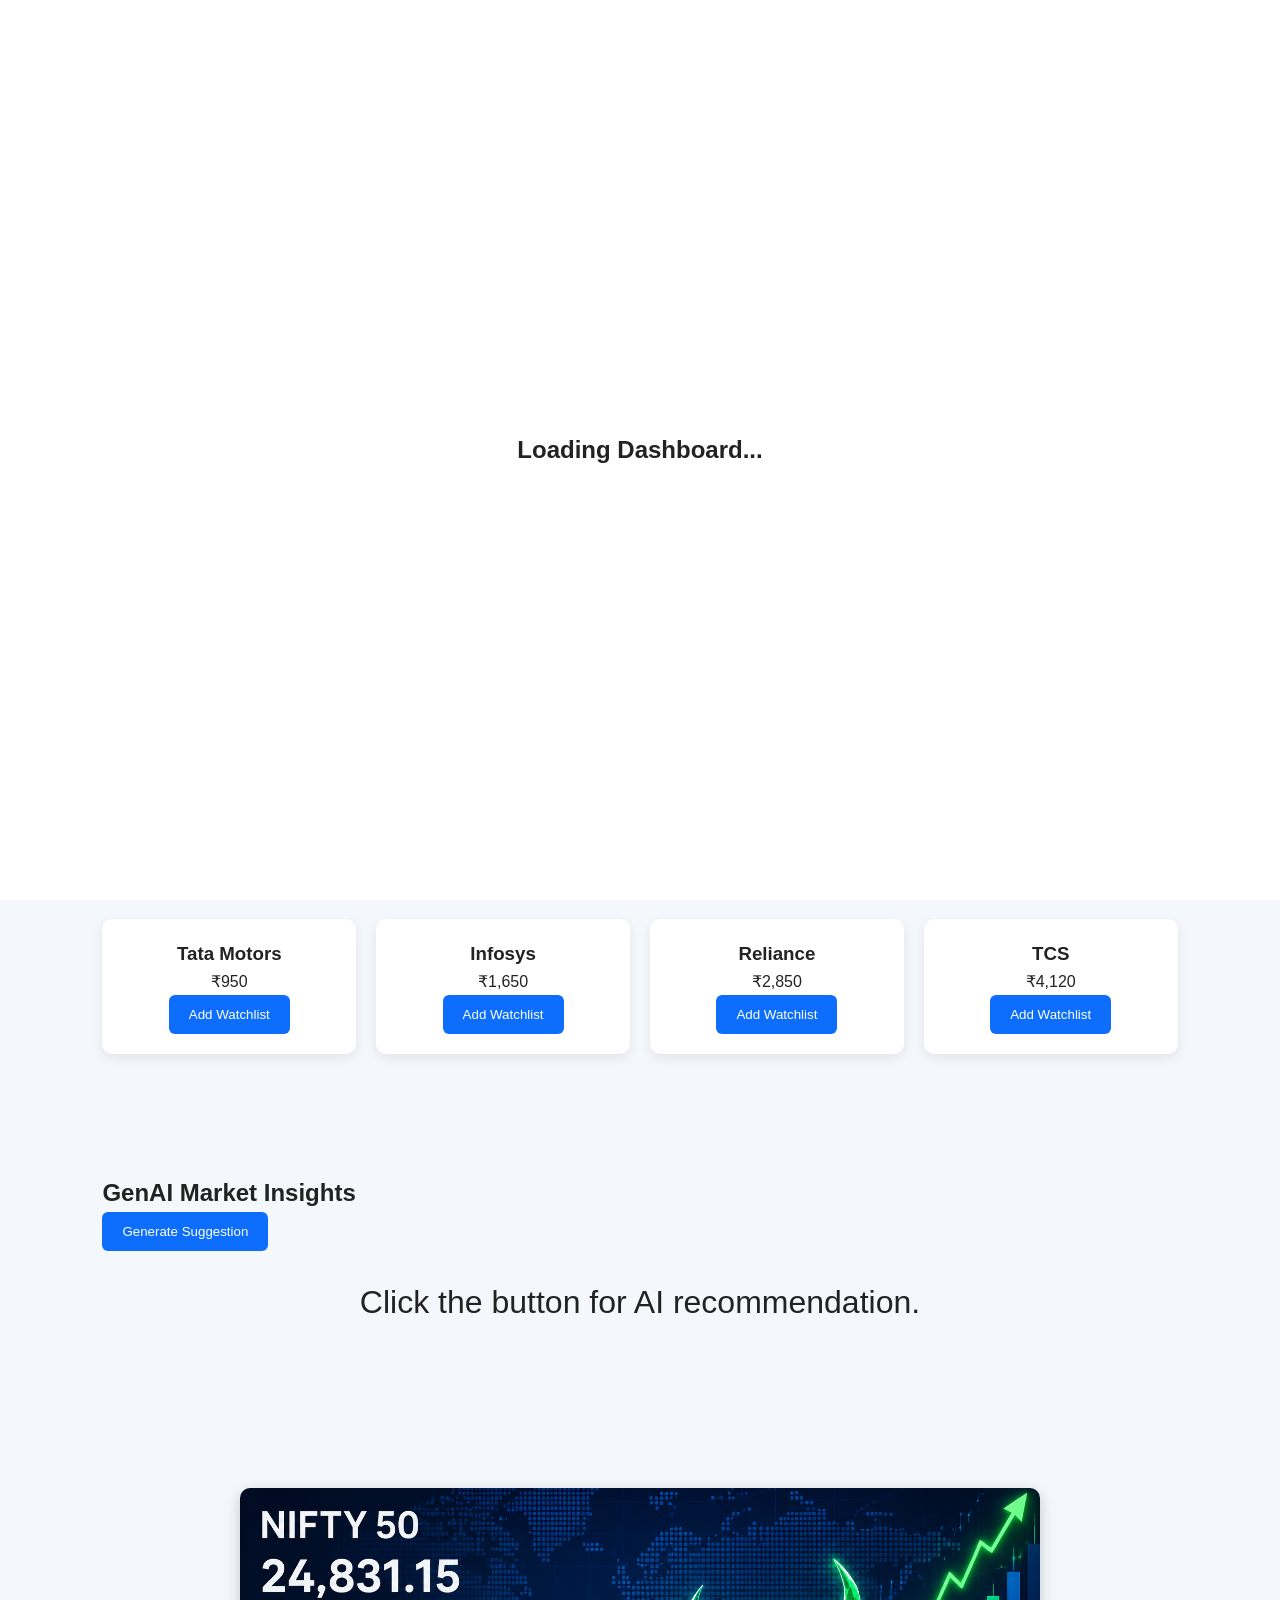
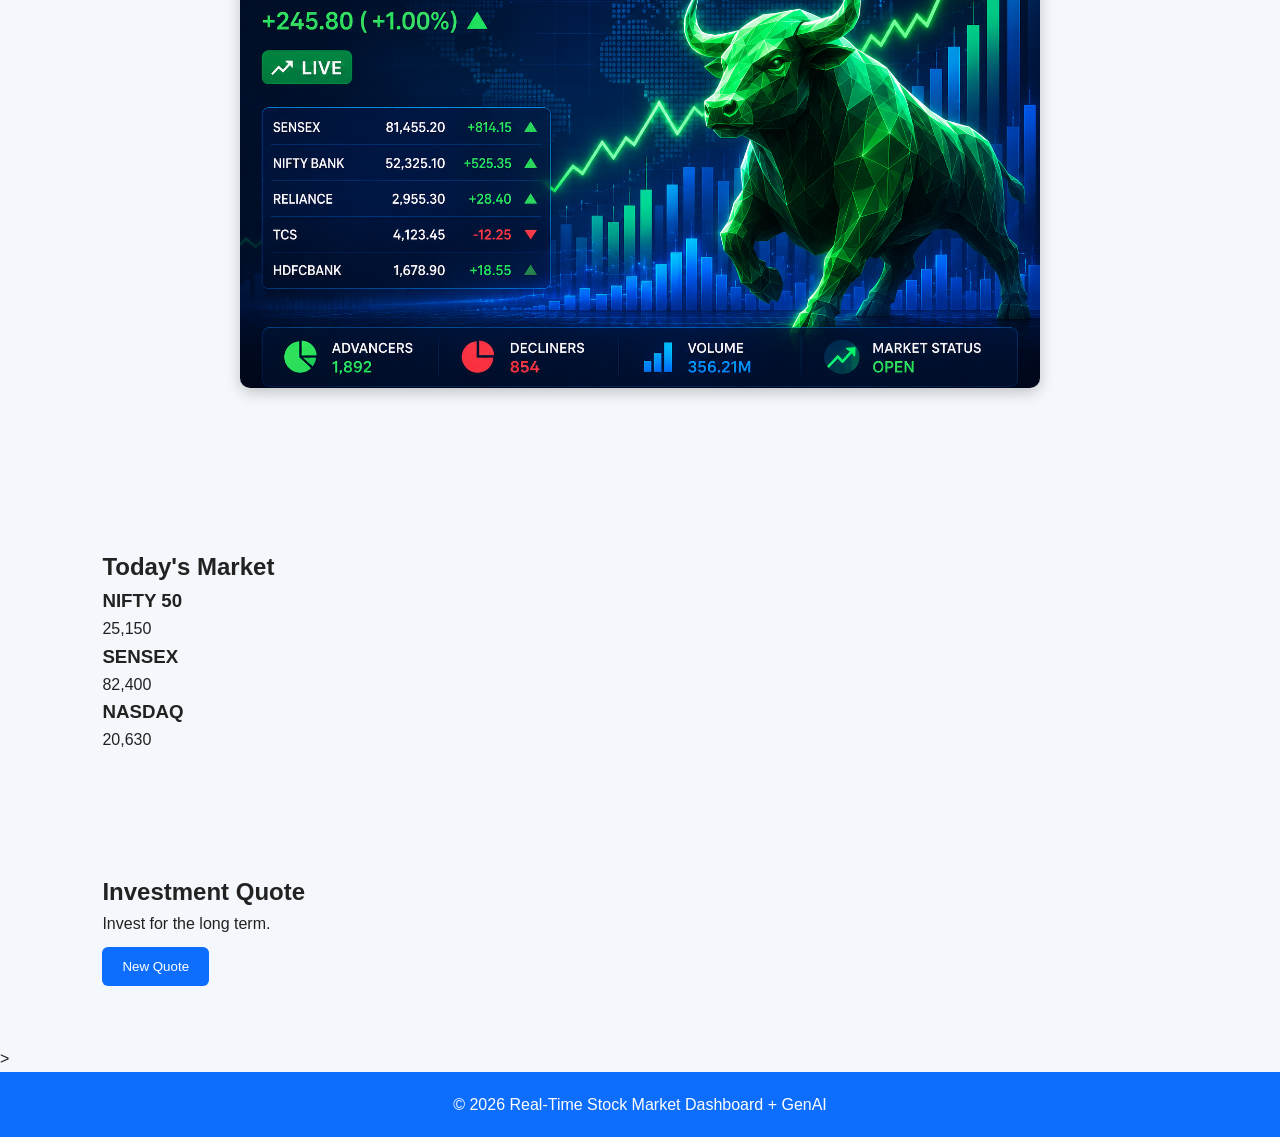
<file: index.html>
<!DOCTYPE html>
<html lang="en">
<head>
    <meta charset="UTF-8">
    <meta name="viewport" content="width=device-width, initial-scale=1.0">
    <title>Real-Time Stock Market Dashboard + GenAI</title>
    <link rel="stylesheet" href="Css/style.css">
    <link rel="stylesheet" href="Css/responsive.css">
    <link rel="stylesheet"
    href="https://cdnjs.cloudflare.com/ajax/libs/font-awesome/6.6.0/css/all.min.css">
</head>
<body>
    <div id="loader">
        <h2>Loading Dashboard...</h2>
    </div>

    <header>
        <div class="logo">
            <h2>📈 StockAI</h2>
        </div>
        <nav>
            <a href="index.html">Home</a>
            <a href="dashboard.html">Dashboard</a>
            <a href="market.html">Market</a>
            <a href="portfolio.html">Portfolio</a>
            <a href="ai.html">GenAI</a>
            <a href="contact.html">Contact</a>
        </nav>

        <button id="themeBtn" aria-label="Toggle Dark Mode">
            <i class="fa-solid fa-moon"></i>
        </button>

    </header>

    <section class="hero">
        <h1>Real-Time Stock Market Dashboard + GenAI</h1>
        <p>
            Monitor live market trends, manage your portfolio,
            and receive AI-powered investment insights.
        </p>
        <br>
        <button id="exploreBtn">
            Explore Market
        </button>
    </section>

    <section class="clock-section">
        <h2>Current Time</h2>
        <h1 id="clock">00:00:00</h1>
        <p id="todayDate"></p>

    </section>

    <section class="search">
        <h2 id="search_text">Search Stocks</h2>
        <br>
        <input
        type="text"
        id="searchInput"
        placeholder="Search Company...">

    </section>
    <section class="stocks">

        <div class="stock-card">
            <h3>Tata Motors</h3>
            <p>₹950</p>
            <button class="watchBtn">
                Add Watchlist
            </button>

        </div>

        <div class="stock-card">
            <h3>Infosys</h3>
            <p>₹1,650</p>
            <button class="watchBtn">
                Add Watchlist
            </button>

        </div>

        <div class="stock-card">
            <h3>Reliance</h3>
            <p>₹2,850</p>
            <button class="watchBtn">
                Add Watchlist
            </button>

        </div>

        <div class="stock-card">
            <h3>TCS</h3>
            <p>₹4,120</p>
            <button class="watchBtn">
                Add Watchlist
            </button>

        </div>

    </section>

    <section class="ai">
        <h2>GenAI Market Insights</h2>
        <button id="aiBtn">
            Generate Suggestion
        </button>

            <br>
            <br>
        <p id="aiResult">
            Click the button for AI recommendation.
        </p>

    </section>

    <section class="slider">
        <img
        id="sliderImage"
        src="images/stock1.jpg"
        alt="Stock Image">
    </section>

    <section class="market-status">
        <h2>Today's Market</h2>
        <div class="market-box">

            <div>
                <h3>NIFTY 50</h3>
                <p id="nifty">25,150</p>
            </div>

            <div>
                <h3>SENSEX</h3>
                <p id="sensex">82,400</p>
            </div>

            <div>
                <h3>NASDAQ</h3>
                <p id="nasdaq">20,630</p>
            </div>

        </div>

    </section>

    <section class="quote">
        <h2>Investment Quote</h2>
        <p id="quoteText">
            Invest for the long term.
        </p>
        <button id="quoteBtn">
            New Quote
        </button>

    </section>

    <button id="topBtn">
        ↑
    </button>>

    <div id="toast">
        Success
    </div>

    <footer>
        <p> © 2026 Real-Time Stock Market Dashboard + GenAI </p>
    </footer>

    <script src="js/app.js"></script>
    <script src="js/theme.js"></script>
    <script src="js/search.js"></script>
    <script src="js/watchlist.js"></script>
    <script src="js/timer.js"></script>
    <script src="js/slider.js"></script>
    <script src="js/storage.js"></script>
    <script src="js/ai.js"></script>

</body>
</html>
</file>
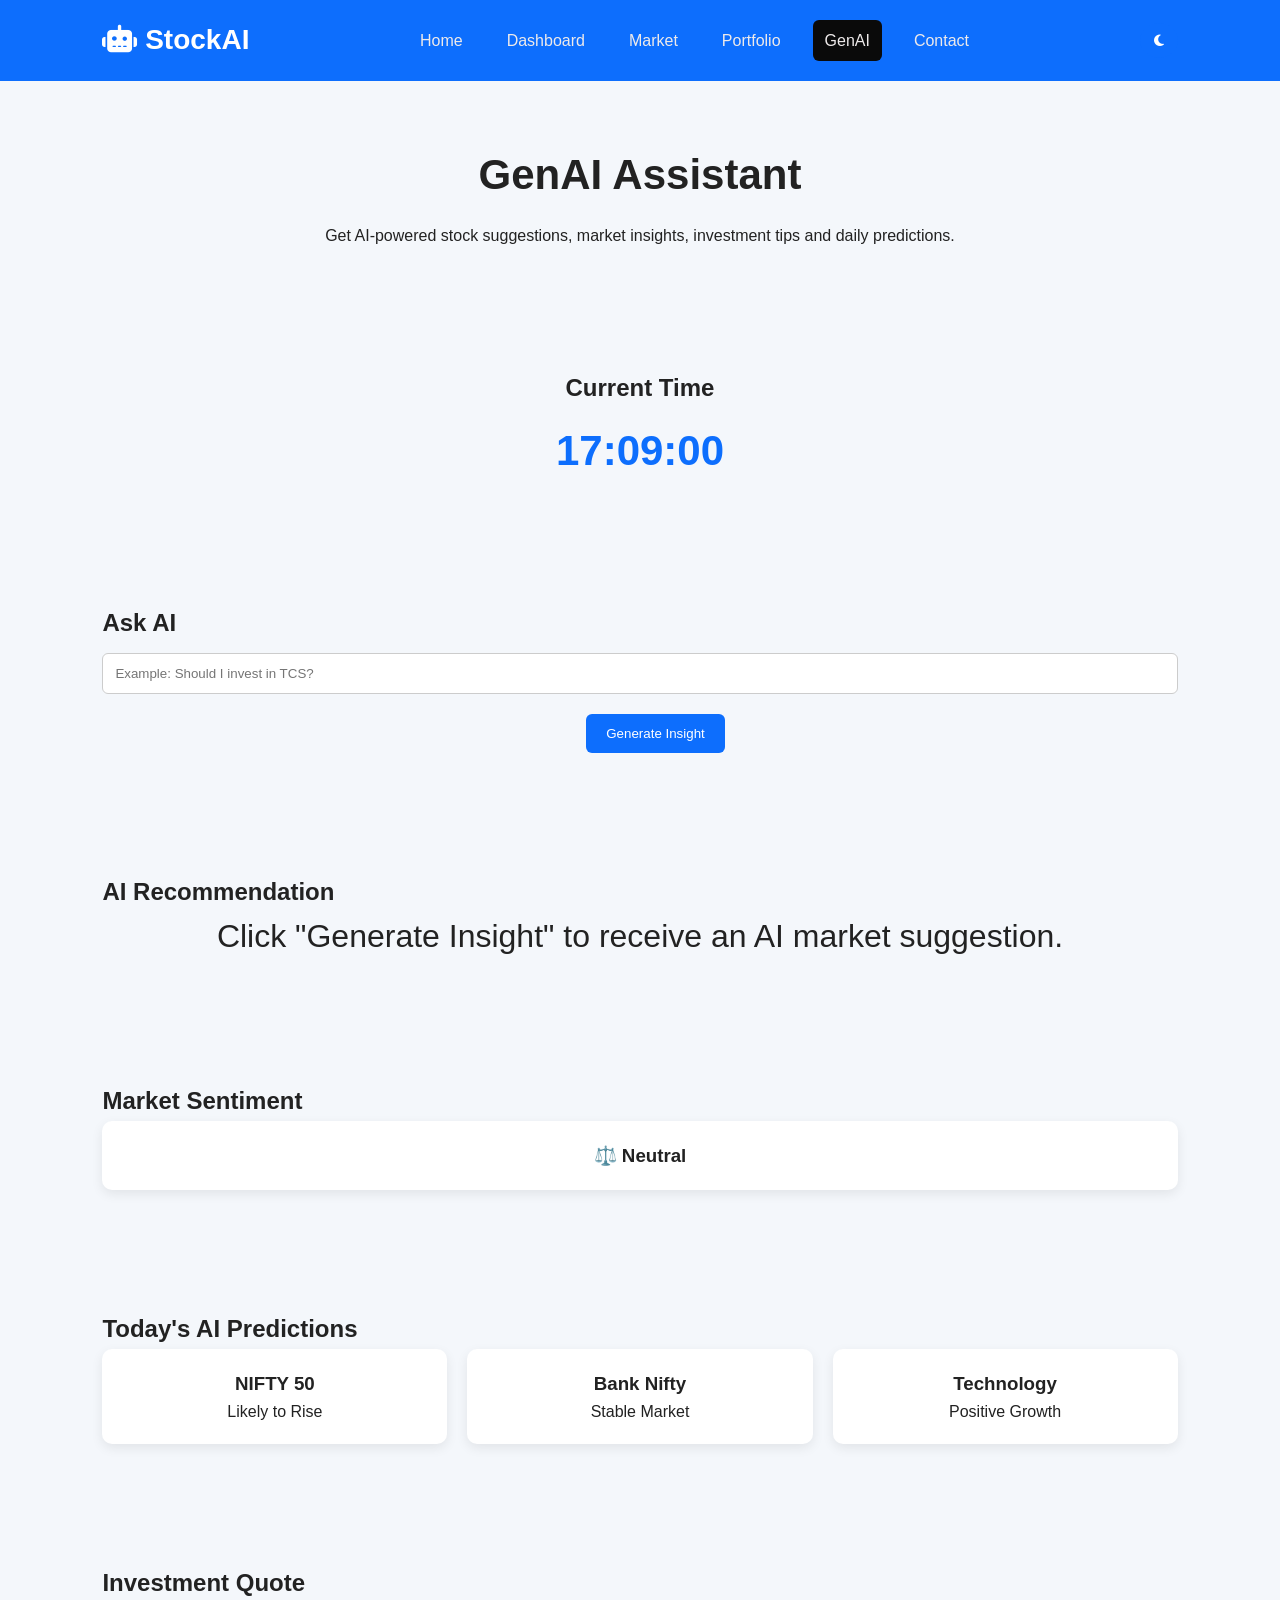
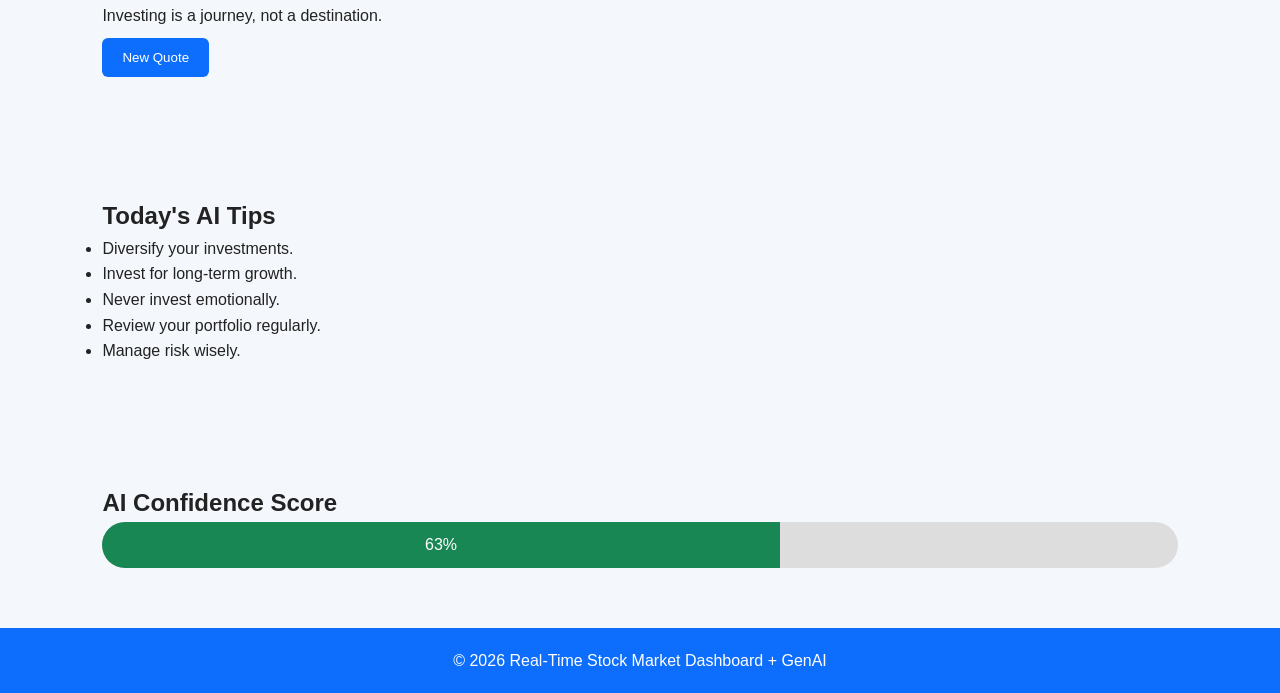
<file: ai.html>
<!DOCTYPE html>
<html lang="en">

<head>
    <meta charset="UTF-8">
    <meta name="viewport" content="width=device-width, initial-scale=1.0">
    <title>GenAI | StockAI</title>
    <link rel="stylesheet" href="Css/style.css">
    <link rel="stylesheet" href="Css/responsive.css">
    <link rel="stylesheet"
    href="https://cdnjs.cloudflare.com/ajax/libs/font-awesome/6.6.0/css/all.min.css">
</head>

<body>

    <header>
        <div class="logo">
            <h2><i class="fa-solid fa-robot"></i> StockAI</h2>
        </div>

        <nav>
            <a href="index.html">Home</a>
            <a href="dashboard.html">Dashboard</a>
            <a href="market.html">Market</a>
            <a href="portfolio.html">Portfolio</a>
            <a href="ai.html" class="active">GenAI</a>
            <a href="contact.html">Contact</a>
        </nav>

       <button id="themeBtn" aria-label="Toggle Dark Mode">
        <i class="fa-solid fa-moon"></i>
        </button>
    </header>

    <section class="ai-hero">
        <h1>GenAI  Assistant</h1>
        <p>
            Get AI-powered stock suggestions, market insights,
            investment tips and daily predictions.
        </p>
    </section>

    <section class="clock-section">
        <h2>Current Time</h2>
        <h1 id="clock">00:00:00</h1>
    </section>
    
    <section class="ai-input">
        <h2>Ask AI</h2>
        <input type="text" id="userPrompt" placeholder="Example: Should I invest in TCS?">
        <button id="askAI">  Generate Insight </button>
    </section>

    <section class="ai-response">
        <h2>AI Recommendation</h2>
        <p id="aiResult">
            Click "Generate Insight" to receive an AI market suggestion.
        </p>
    </section>

    <section class="sentiment">
        <h2>Market Sentiment</h2>
        <div class="market-card">
            <h3 id="sentimentText"> Bullish 📈</h3>
        </div>
    </section>

    <section class="prediction">
        <h2>Today's AI Predictions</h2>
        <div class="prediction-container">
            <div class="card">
                <h3>NIFTY 50</h3>
                <p>Likely to Rise</p>
            </div>
            <div class="card">
                <h3>Bank Nifty</h3>
                <p>Stable Market</p>
            </div>
            <div class="card">
                <h3>Technology</h3>
                <p>Positive Growth</p>
            </div>
        </div>

    </section>

    <section class="quote">
        <h2>Investment Quote</h2>
        <p id="quoteText">Investing is a journey, not a destination.</p>
        <button id="quoteBtn">New Quote</button>
    </section>

    <section class="tips">
        <h2>Today's AI Tips</h2>
        <ul>
            <li>Diversify your investments.</li>
            <li>Invest for long-term growth.</li>
            <li>Never invest emotionally.</li>
            <li>Review your portfolio regularly.</li>
            <li>Manage risk wisely.</li>
        </ul>
    </section>

    <section class="score">
        <h2>AI Confidence Score</h2>
        <div class="progress-bar">
            <div id="progressFill"> 92%</div>
        </div>
    </section>

    <div id="toast">
        AI Recommendation Generated Successfully!
    </div>

    <button id="topBtn">
        ↑
    </button>

    <footer>
        <p> © 2026 Real-Time Stock Market Dashboard + GenAI</p>
    </footer>

    <script src="js/app.js"></script>
    <script src="js/theme.js"></script>
    <script src="js/timer.js"></script>
    <script src="js/ai.js"></script>
    <script src="js/storage.js"></script>

</body>

</html>
</file>
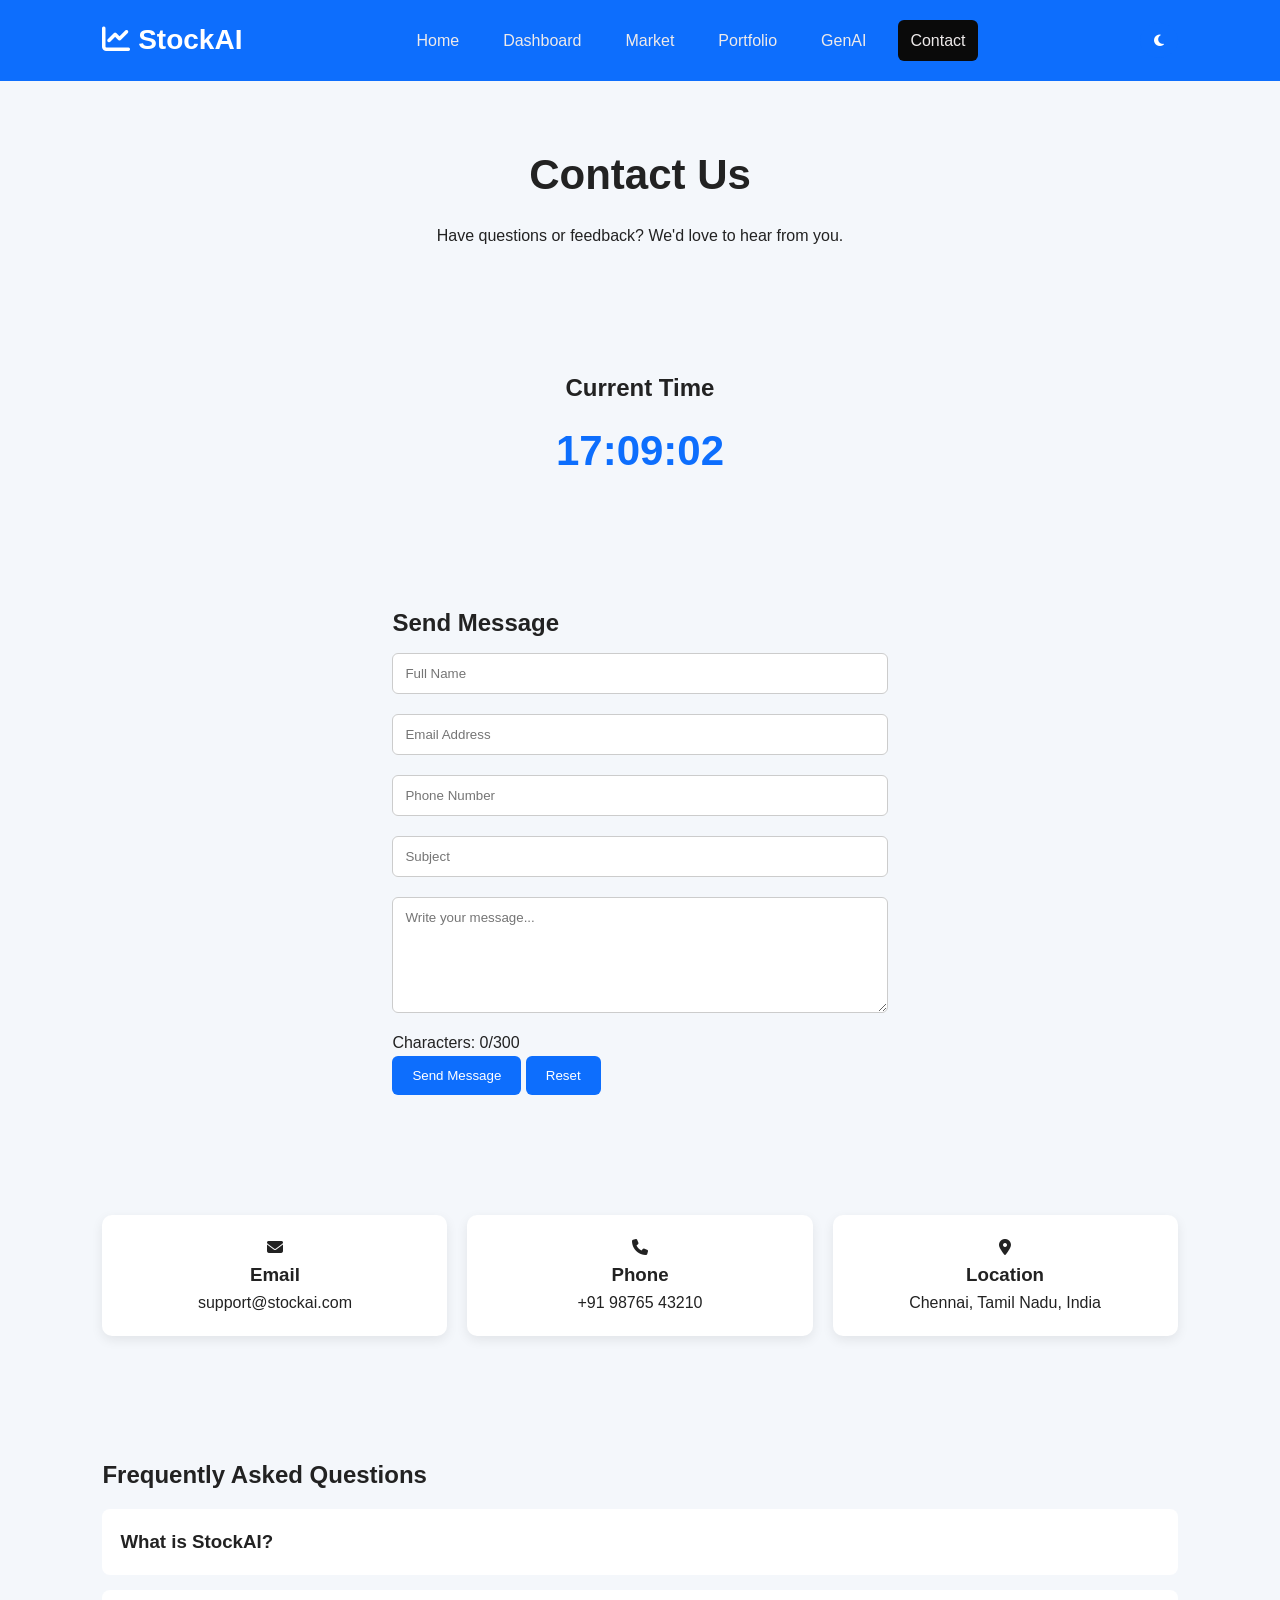
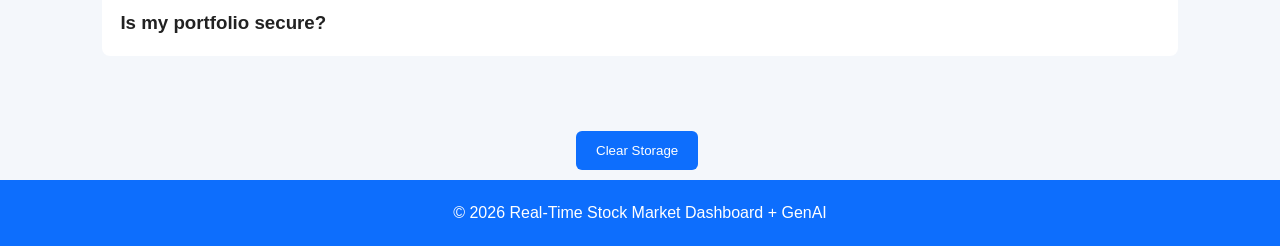
<file: contact.html>
<!DOCTYPE html>
<html lang="en">

<head>
    <meta charset="UTF-8">
    <meta name="viewport" content="width=device-width, initial-scale=1.0">
    <title>Contact | StockAI</title>
    <link rel="stylesheet" href="Css/style.css">
    <link rel="stylesheet" href="Css/responsive.css">
    <link rel="stylesheet"
        href="https://cdnjs.cloudflare.com/ajax/libs/font-awesome/6.6.0/css/all.min.css">
</head>

<body>

    <header>
        <div class="logo">
            <h2><i class="fa-solid fa-chart-line"></i> StockAI</h2>
        </div>

        <nav>
            <a href="index.html">Home</a>
            <a href="dashboard.html">Dashboard</a>
            <a href="market.html">Market</a>
            <a href="portfolio.html">Portfolio</a>
            <a href="ai.html">GenAI</a>
            <a href="contact.html" class="active">Contact</a>
        </nav>

        <button id="themeBtn" aria-label="Toggle Dark Mode">
            <i class="fa-solid fa-moon"></i>
        </button>
    </header>


    <section class="contact-hero">
        <h1>Contact Us</h1>
        <p>
            Have questions or feedback?
            We'd love to hear from you.
        </p>
    </section>

    <section class="clock-section">
        <h2>Current Time</h2>
        <h1 id="clock">00:00:00</h1>
    </section>

    <section class="contact-form">
        <h2>Send Message</h2>
        <form id="contactForm">

            <input
                type="text"
                id="name"
                placeholder="Full Name"
                required>

            <input
                type="email"
                id="email"
                placeholder="Email Address"
                required>

            <input
                type="tel"
                id="phone"
                placeholder="Phone Number"
                required>

            <input
                type="text"
                id="subject"
                placeholder="Subject"
                required>

            <textarea
                id="message"
                rows="6"
                maxlength="300"
                placeholder="Write your message..."
                required></textarea>

            <p>
                Characters:
                <span id="charCount">0</span>/300
            </p>

            <button type="submit"> Send Message</button>
            <button type="reset">Reset</button>
        </form>

    </section>

    <section class="contact-info">
        <div class="info-card">
            <i class="fa-solid fa-envelope"></i>
            <h3>Email</h3>
            <p>support@stockai.com</p>
        </div>

        <div class="info-card">
            <i class="fa-solid fa-phone"></i>
            <h3>Phone</h3>
            <p>+91 98765 43210</p>
        </div>

        <div class="info-card">
            <i class="fa-solid fa-location-dot"></i>
            <h3>Location</h3>
            <p>Chennai, Tamil Nadu, India</p>
        </div>
    </section>

    <section class="faq">
        <h2>Frequently Asked Questions</h2>
        <div class="faq-item">
            <h3 class="question">What is StockAI?</h3>
            <p class="answer">StockAI helps users track stock prices and receive AI-powered investment insights.</p>
        </div>

        <div class="faq-item">
            <h3 class="question">Is my portfolio secure? </h3>
            <p class="answer">Yes. Portfolio data is stored securely in your browser using Local Storage.</p>
        </div>
    </section>

    <div id="toast">Message Sent Successfully!</div>

    <button id="topBtn">
        ↑
    </button>

    <button id="clearStorage"> Clear Storage </button>

    <footer>
        <p> © 2026 Real-Time Stock Market Dashboard + GenAI</p>
    </footer>

    <script src="js/app.js"></script>
    <script src="js/theme.js"></script>
    <script src="js/timer.js"></script>
    <script src="js/validation.js"></script>
    <script src="js/storage.js"></script>

</body>

</html>
</file>
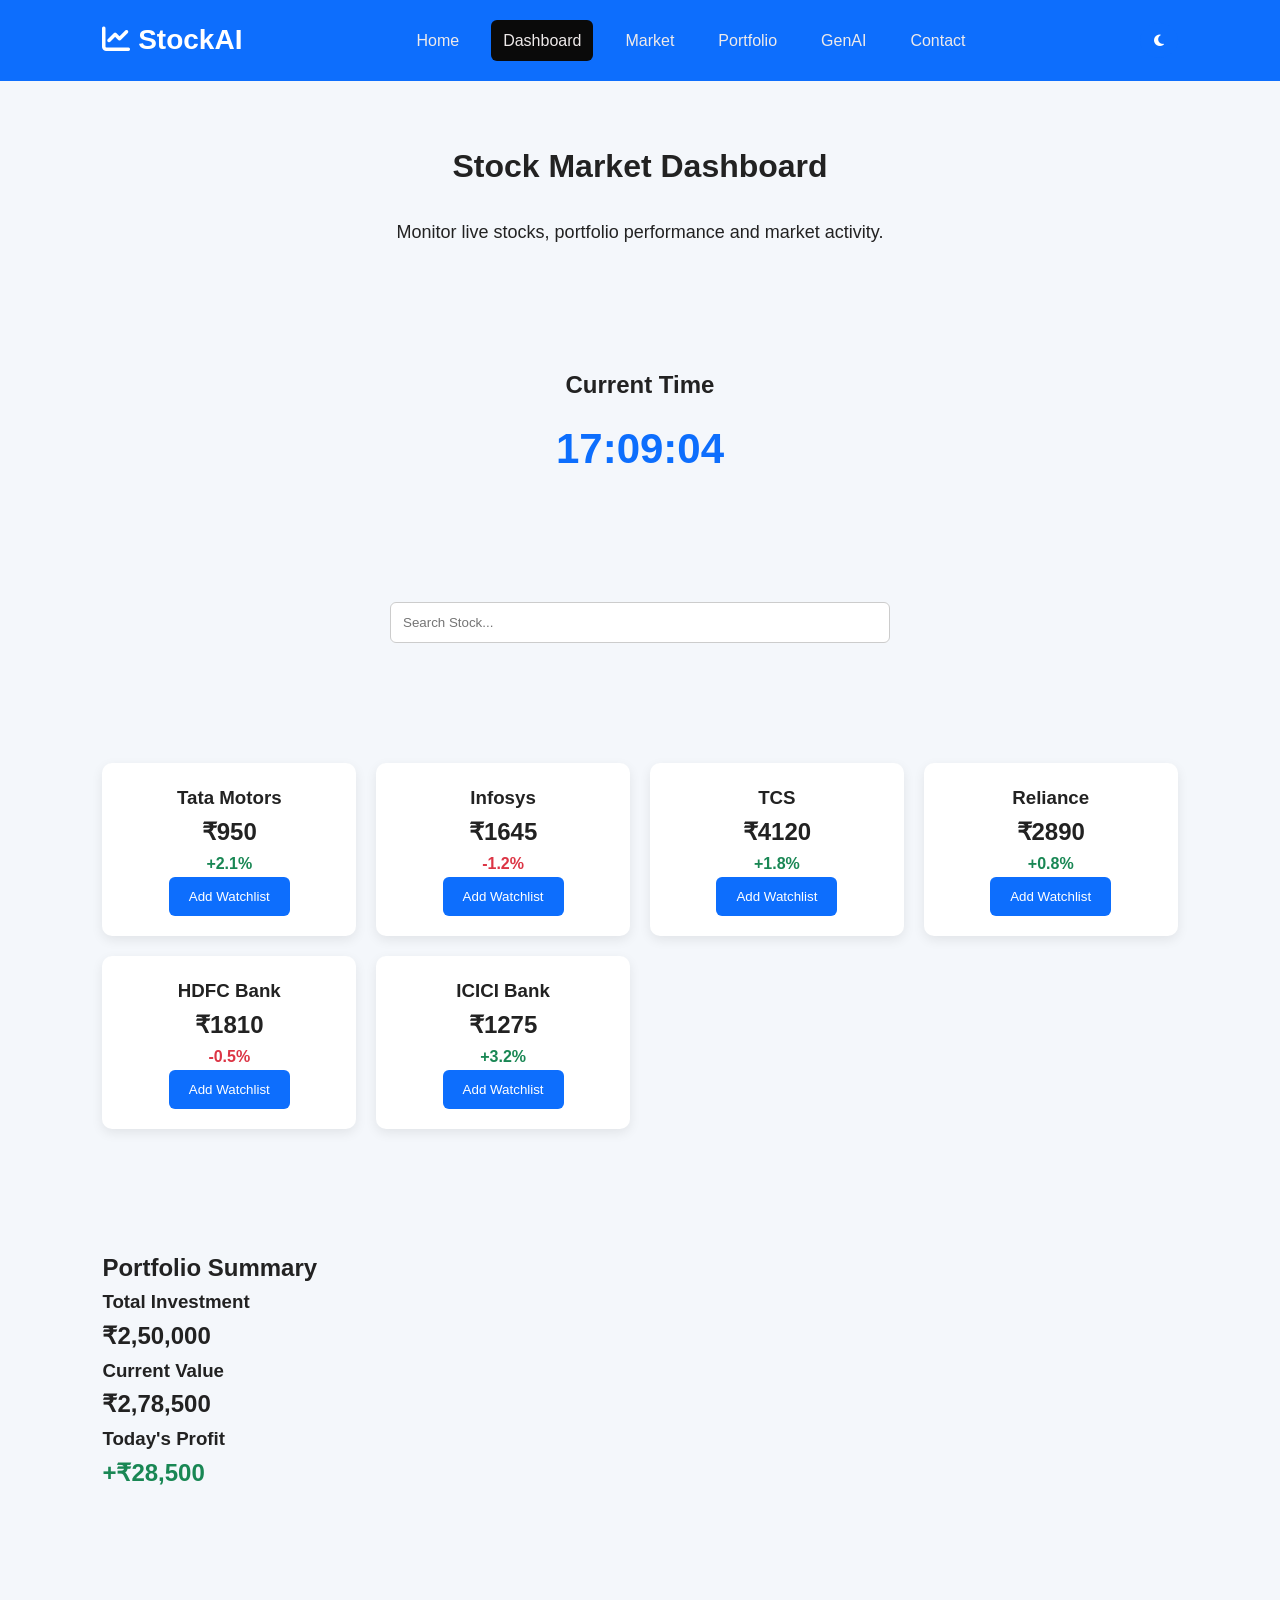
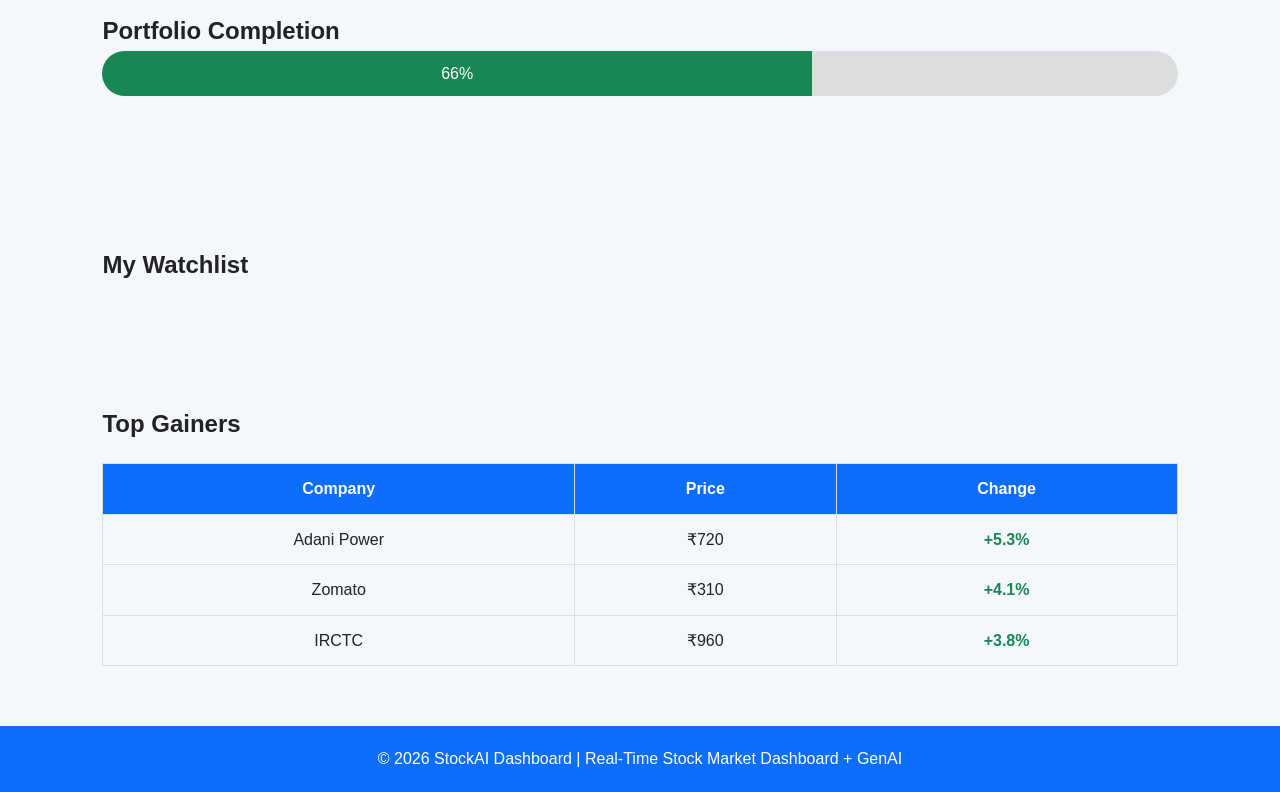
<file: dashboard.html>
<!DOCTYPE html>
<html lang="en">

<head>
    <meta charset="UTF-8">
    <meta name="viewport" content="width=device-width, initial-scale=1.0">
    <title>Dashboard | StockAI</title>
    <link rel="stylesheet" href="Css/style.css">
    <link rel="stylesheet" href="Css/responsive.css">
    <link rel="stylesheet"
        href="https://cdnjs.cloudflare.com/ajax/libs/font-awesome/6.6.0/css/all.min.css">
</head>

<body>
    <header>
        <div class="logo">
            <h2><i class="fa-solid fa-chart-line"></i> StockAI</h2>
        </div>

        <nav>
            <a href="index.html">Home</a>
            <a href="dashboard.html" class="active">Dashboard</a>
            <a href="market.html">Market</a>
            <a href="portfolio.html">Portfolio</a>
            <a href="ai.html">GenAI</a>
            <a href="contact.html">Contact</a>
        </nav>

        <button id="themeBtn" aria-label="Toggle Dark Mode">
            <i class="fa-solid fa-moon"></i>
        </button>
    </header>

    <section class="dashboard-tite">
        <h1 id="Title">Stock Market Dashboard</h1>
        <br>
        <p id="pag">Monitor live stocks, portfolio performance and market activity.</p>

    </section>

    <section class="clock-container">
        <h2 id="time">Current Time</h2>
        <h1 id="clock">00:00:00</h1>
    </section>
    
    <section class="search-box">
        <input type="text"
            id="searchInput"
            placeholder="Search Stock...">
    </section>

    <section class="stock-container">

        <div class="stock-card">
            <h3>Tata Motors</h3>
            <h2>₹950</h2>
            <p class="green">+2.1%</p>
            <button class="watchBtn">Add Watchlist</button>

        </div>

        <div class="stock-card">
            <h3>Infosys</h3>
            <h2>₹1645</h2>
            <p class="red">-1.2%</p>
            <button class="watchBtn">Add Watchlist</button>
        </div>

        <div class="stock-card">
            <h3>TCS</h3>
            <h2>₹4120</h2>
            <p class="green">+1.8%</p>
            <button class="watchBtn">Add Watchlist</button>
        </div>

        <div class="stock-card">
            <h3>Reliance</h3>
            <h2>₹2890</h2>
            <p class="green">+0.8%</p>
            <button class="watchBtn">Add Watchlist</button>
        </div>

        <div class="stock-card">
            <h3>HDFC Bank</h3>
            <h2>₹1810</h2>
            <p class="red">-0.5%</p>
            <button class="watchBtn">Add Watchlist</button>
        </div>

        <div class="stock-card">
            <h3>ICICI Bank</h3>
            <h2>₹1275</h2>
            <p class="green">+3.2%</p>
            <button class="watchBtn">Add Watchlist</button>
        </div>

    </section>

    <section class="portfolio-summary">

        <h2>Portfolio Summary</h2>
        <div class="summary-box">
            <div>
                <h3>Total Investment</h3>
                <h2>₹2,50,000</h2>
            </div>

            <div>
                <h3>Current Value</h3>
                <h2>₹2,78,500</h2>
            </div>

            <div>
                <h3>Today's Profit</h3>
                <h2 class="green">+₹28,500</h2>
            </div>

        </div>
    </section>

    <section class="progress-section">
        <h2>Portfolio Completion</h2>
        <div class="progress-bar">
            <div id="progressFill"> 80%</div>
        </div>
    </section>

    <section class="watchlist">
        <h2>My Watchlist</h2>
        <ul id="watchlist">
        </ul>
    </section>

    <section class="gainers">
        <h2>Top Gainers</h2>
        <table>

            <tr>
                <th>Company</th>
                <th>Price</th>
                <th>Change</th>
            </tr>

            <tr>
                <td>Adani Power</td>
                <td>₹720</td>
                <td class="green">+5.3%</td>
            </tr>

            <tr>
                <td>Zomato</td>
                <td>₹310</td>
                <td class="green">+4.1%</td>
            </tr>

            <tr>
                <td>IRCTC</td>
                <td>₹960</td>
                <td class="green">+3.8%</td>
            </tr>
        </table>
    </section>

    <div id="toast">Stock Added Successfully!</div>

    <button id="topBtn">
        ↑
    </button>

    <footer>
        <p>© 2026 StockAI Dashboard | Real-Time Stock Market Dashboard + GenAI</p>
    </footer>

    <script src="js/app.js"></script>
    <script src="js/theme.js"></script>
    <script src="js/search.js"></script>
    <script src="js/watchlist.js"></script>
    <script src="js/timer.js"></script>
    <script src="js/storage.js"></script>

</body>

</html>
</file>
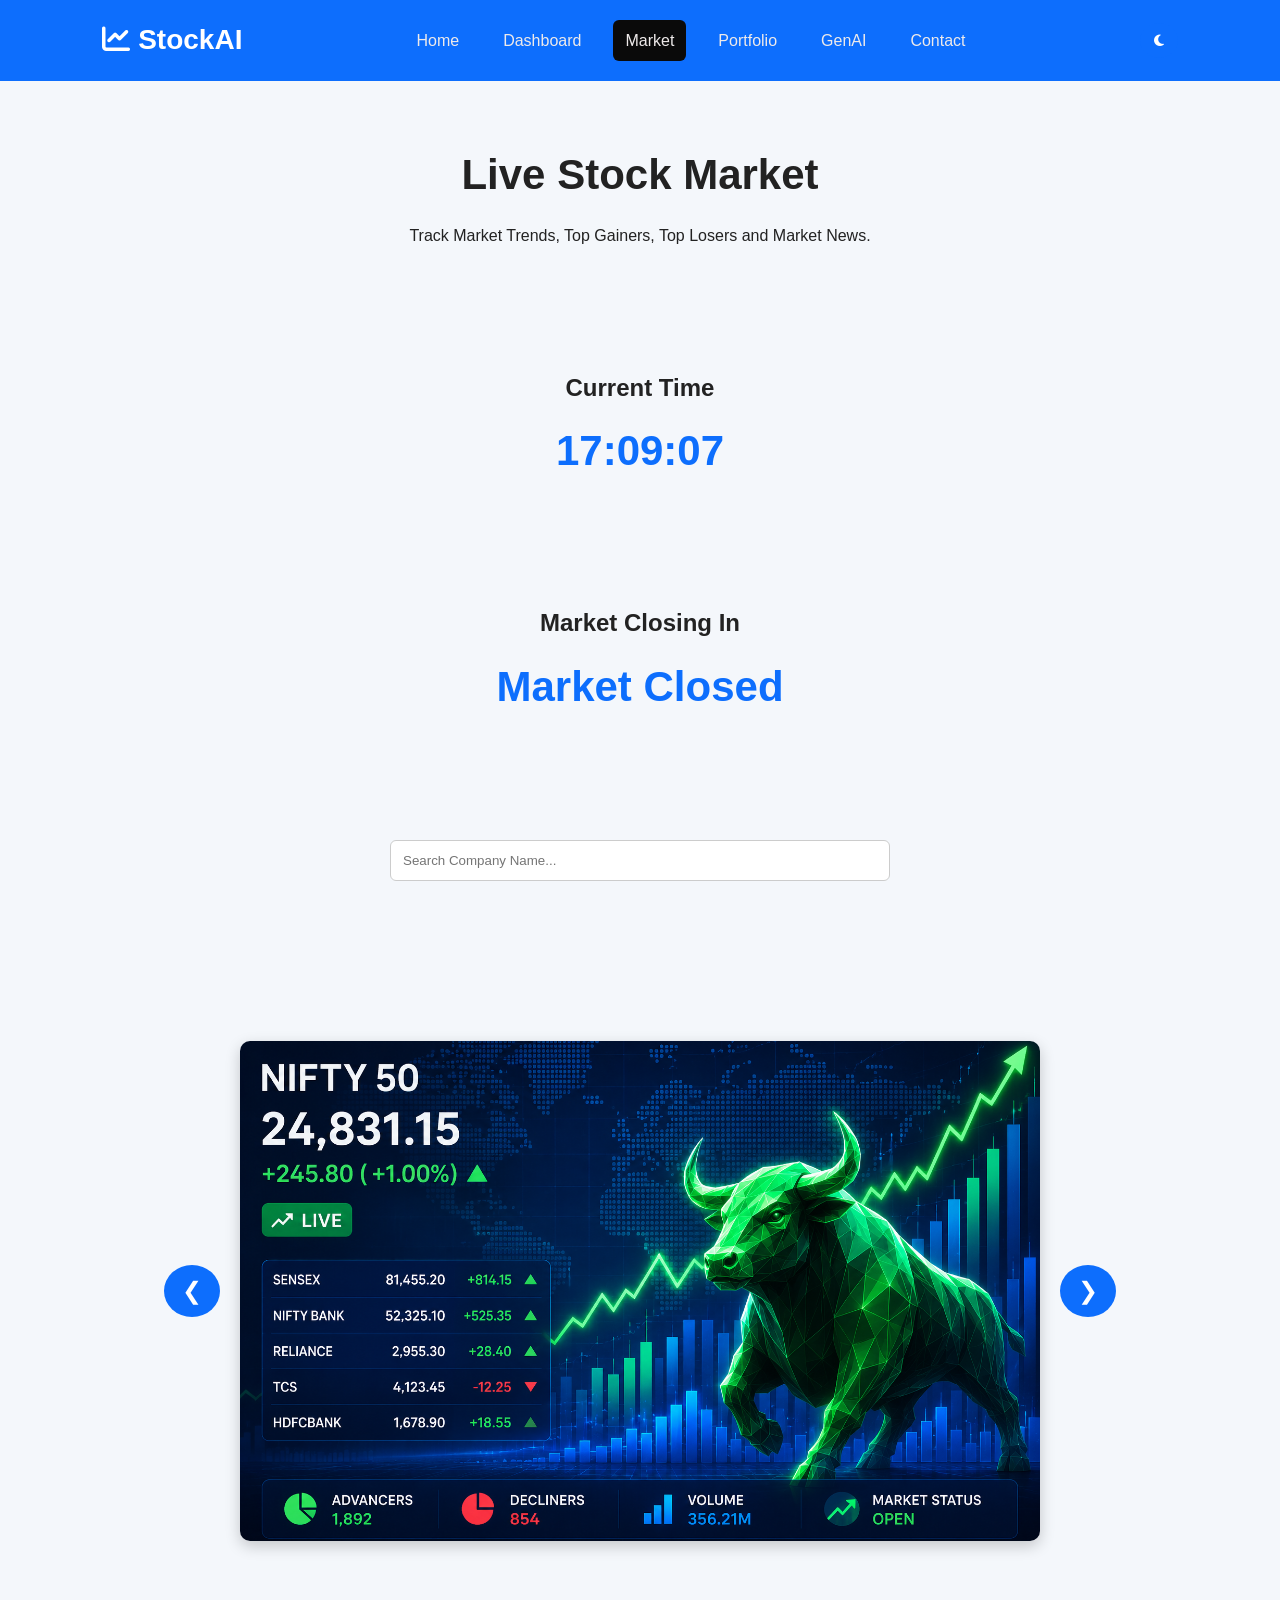
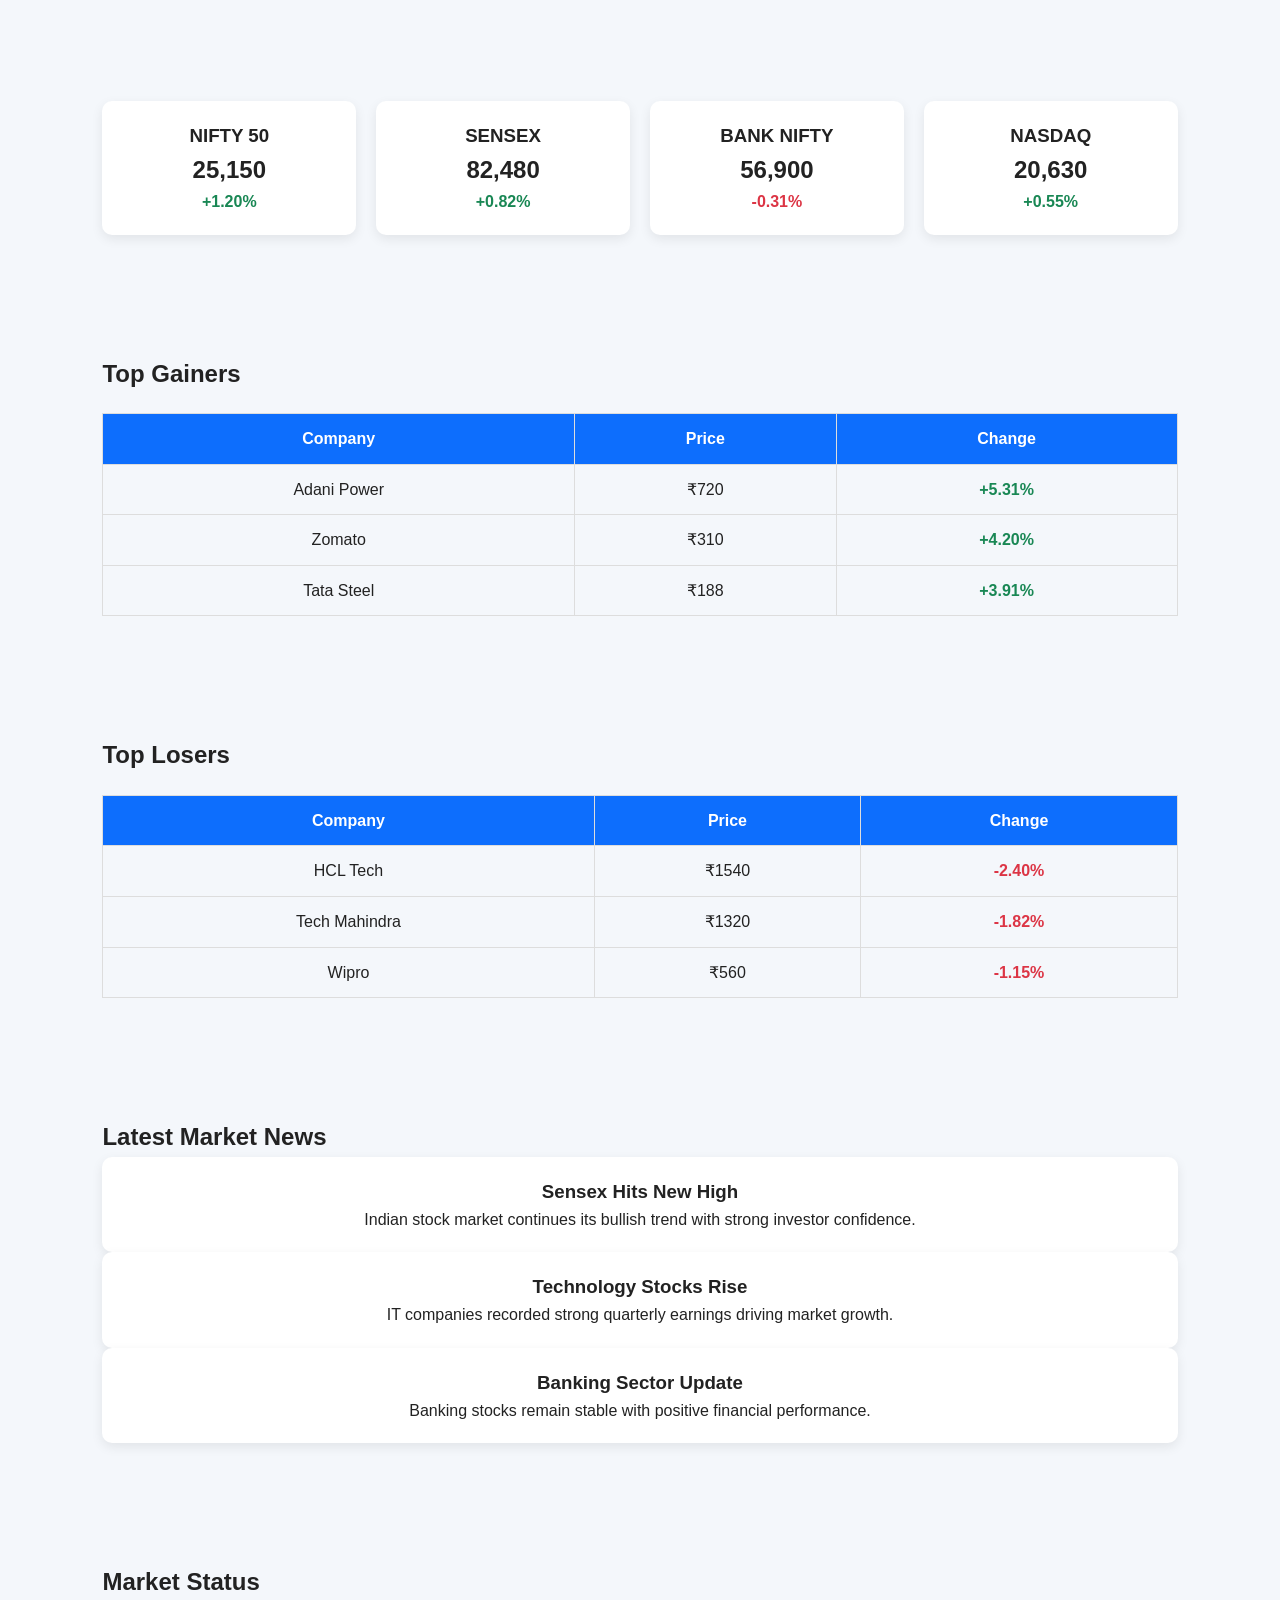
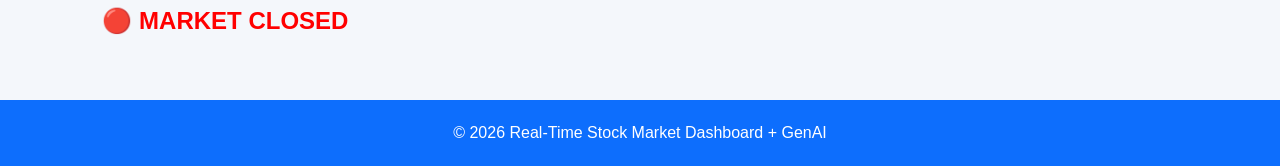
<file: market.html>
<!DOCTYPE html>
<html lang="en">

<head>
    <meta charset="UTF-8">
    <meta name="viewport" content="width=device-width, initial-scale=1.0">
    <title>Market | StockAI</title>
    <link rel="stylesheet" href="Css/style.css">
    <link rel="stylesheet" href="Css/responsive.css">
    <link rel="stylesheet"
        href="https://cdnjs.cloudflare.com/ajax/libs/font-awesome/6.6.0/css/all.min.css">
</head>

<body>

    <header>

        <div class="logo">
            <h2><i class="fa-solid fa-chart-line"></i> StockAI</h2>
        </div>

        <nav>
            <a href="index.html">Home</a>
            <a href="dashboard.html">Dashboard</a>
            <a href="market.html" class="active">Market</a>
            <a href="portfolio.html">Portfolio</a>
            <a href="ai.html">GenAI</a>
            <a href="contact.html">Contact</a>
        </nav>

        <button id="themeBtn" aria-label="Toggle Dark Mode">
            <i class="fa-solid fa-moon"></i>
        </button>
    </header>

    <section class="market-hero">
        <h1>Live Stock Market</h1>
        <p>Track Market Trends, Top Gainers, Top Losers and Market News.</p>
    </section>

    <section class="clock-section">
        <h2>Current Time</h2>
        <h1 id="clock">00:00:00</h1>
    </section>

    <section class="countdown">
        <h2>Market Closing In</h2>
        <h1 id="countdown">03:30:00</h1>
    </section>

    <section class="search-section">
        <input type="text"
            id="searchInput"
            placeholder="Search Company Name...">
    </section>

    <section class="slider">
    <button id="prevBtn">❮</button>
    <img
        id="sliderImage"
        src="images/stock3.jpg"
        alt="Stock Market">
    <button id="nextBtn">❯</button>
    </section>

    <section class="market-overview">

        <div class="market-card">
            <h3>NIFTY 50</h3>
            <h2 id="nifty">25,150</h2>
            <p class="green">+1.20%</p>
        </div>

        <div class="market-card">
            <h3>SENSEX</h3>
            <h2 id="sensex">82,480</h2>
            <p class="green">+0.82%</p>
        </div>

        <div class="market-card">
            <h3>BANK NIFTY</h3>
            <h2>56,900</h2>
            <p class="red">-0.31%</p>
        </div>

        <div class="market-card">
            <h3>NASDAQ</h3>
            <h2>20,630</h2>
            <p class="green">+0.55%</p>
        </div>

    </section>
    
    <section>
        <h2>Top Gainers</h2>
        <table>
            <tr>
                <th>Company</th>
                <th>Price</th>
                <th>Change</th>

            </tr>

            <tr>
                <td>Adani Power</td>
                <td>₹720</td>
                <td class="green">+5.31%</td>
            </tr>

            <tr>
                <td>Zomato</td>
                <td>₹310</td>
                <td class="green">+4.20%</td>
            </tr>

            <tr>
                <td>Tata Steel</td>
                <td>₹188</td>
                <td class="green">+3.91%</td>
            </tr>
        </table>

    </section>

    <section>
        <h2>Top Losers</h2>
        <table>
            <tr>
                <th>Company</th>
                <th>Price</th>
                <th>Change</th>
            </tr>

            <tr>
                <td>HCL Tech</td>
                <td>₹1540</td>
                <td class="red">-2.40%</td>
            </tr>

            <tr>
                <td>Tech Mahindra</td>
                <td>₹1320</td>
                <td class="red">-1.82%</td>
            </tr>

            <tr>
                <td>Wipro</td>
                <td>₹560</td>
                <td class="red">-1.15%</td>
            </tr>

        </table>

    </section>

    <section class="news">
        <h2>Latest Market News</h2>
        <div class="news-card">
            <h3>Sensex Hits New High</h3>
            <p>Indian stock market continues its bullish trend with strong investor confidence.</p>
        </div>

        <div class="news-card">
            <h3>Technology Stocks Rise</h3>
            <p>IT companies recorded strong quarterly earnings driving market growth. </p>
        </div>

        <div class="news-card">
            <h3>Banking Sector Update</h3>
            <p>Banking stocks remain stable with positive financial performance.</p>
        </div>

    </section>
    <section class="market-status">

        <h2>Market Status</h2>

        <h1 class="green" id="marketStatus">OPEN</h1>

    </section>
    
    <div id="toast">
        Market Updated Successfully
    </div>

    <button id="topBtn">
        ↑
    </button>

    <footer>
        <p> © 2026 Real-Time Stock Market Dashboard + GenAI</p>
    </footer>

    <script src="js/app.js"></script>
    <script src="js/theme.js"></script>
    <script src="js/search.js"></script>
    <script src="js/slider.js"></script>
    <script src="js/timer.js"></script>
    <script src="js/storage.js"></script>

</body>

</html>
</file>
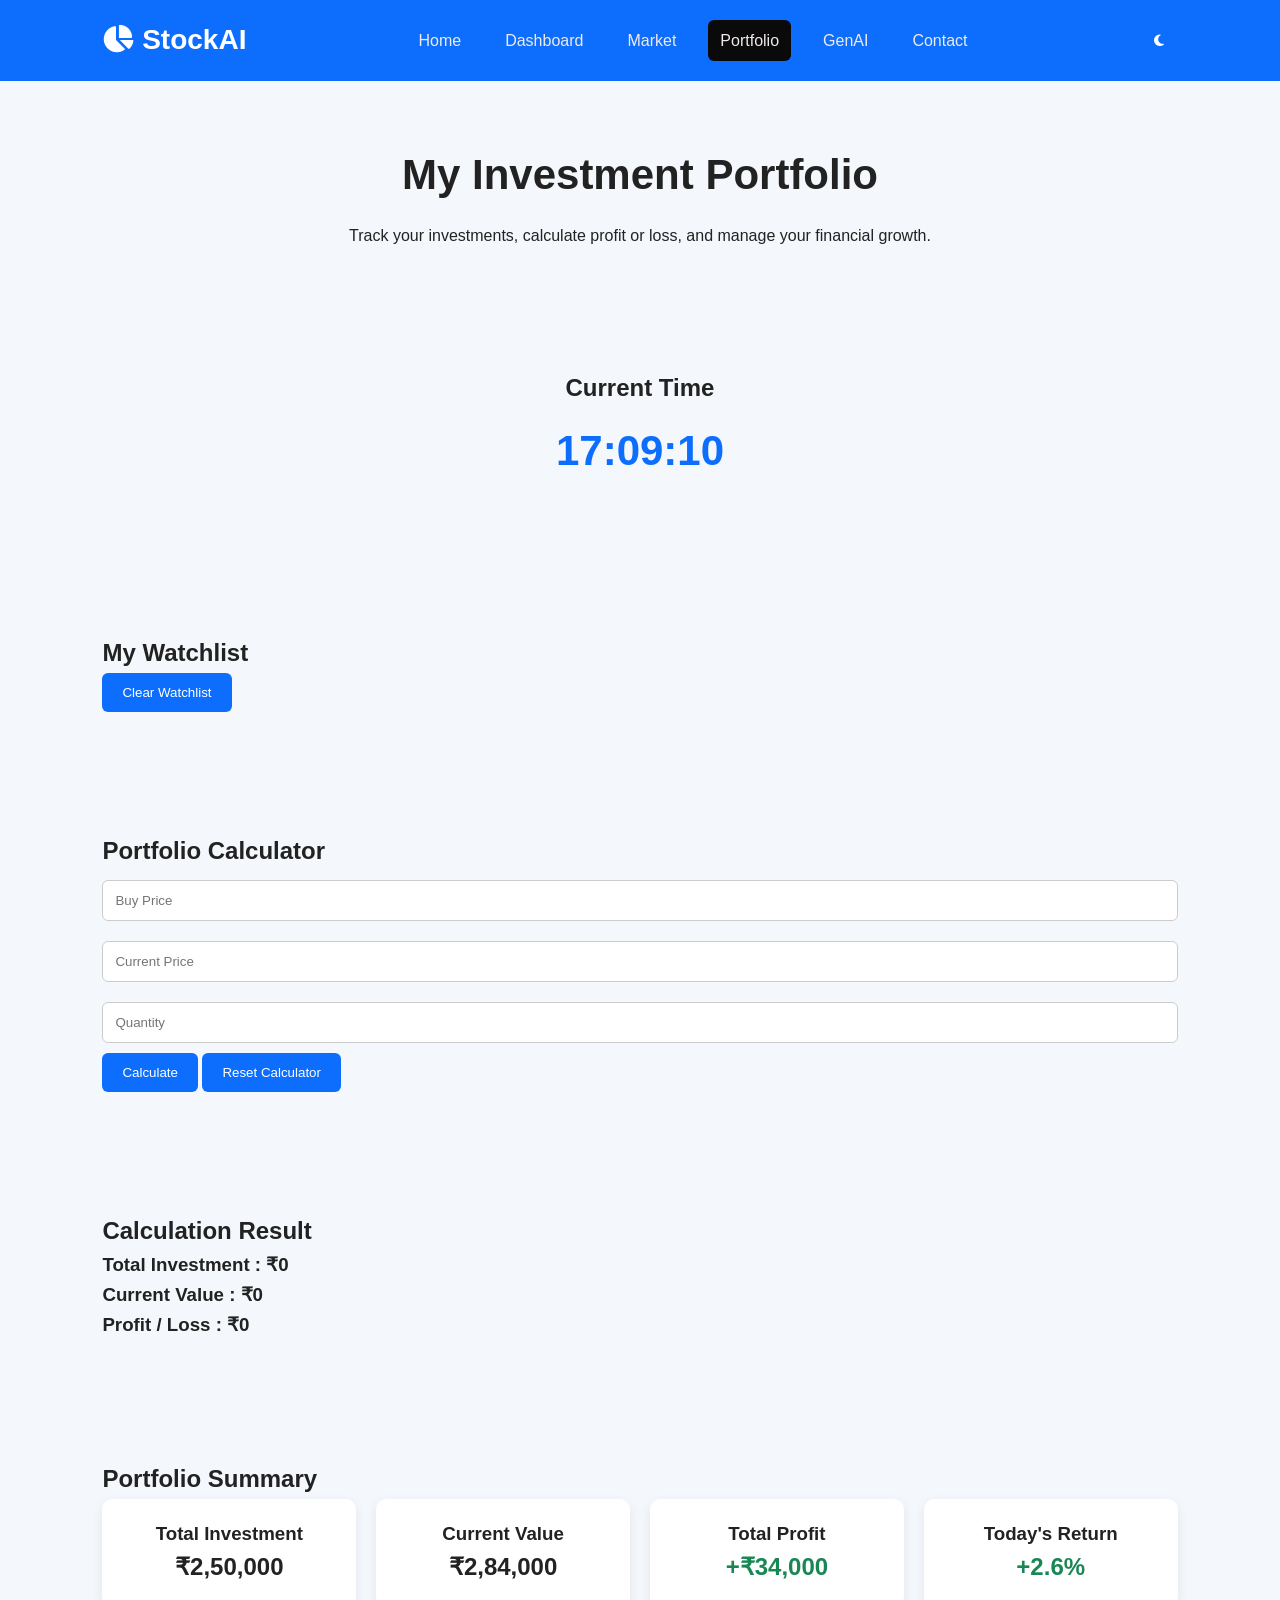
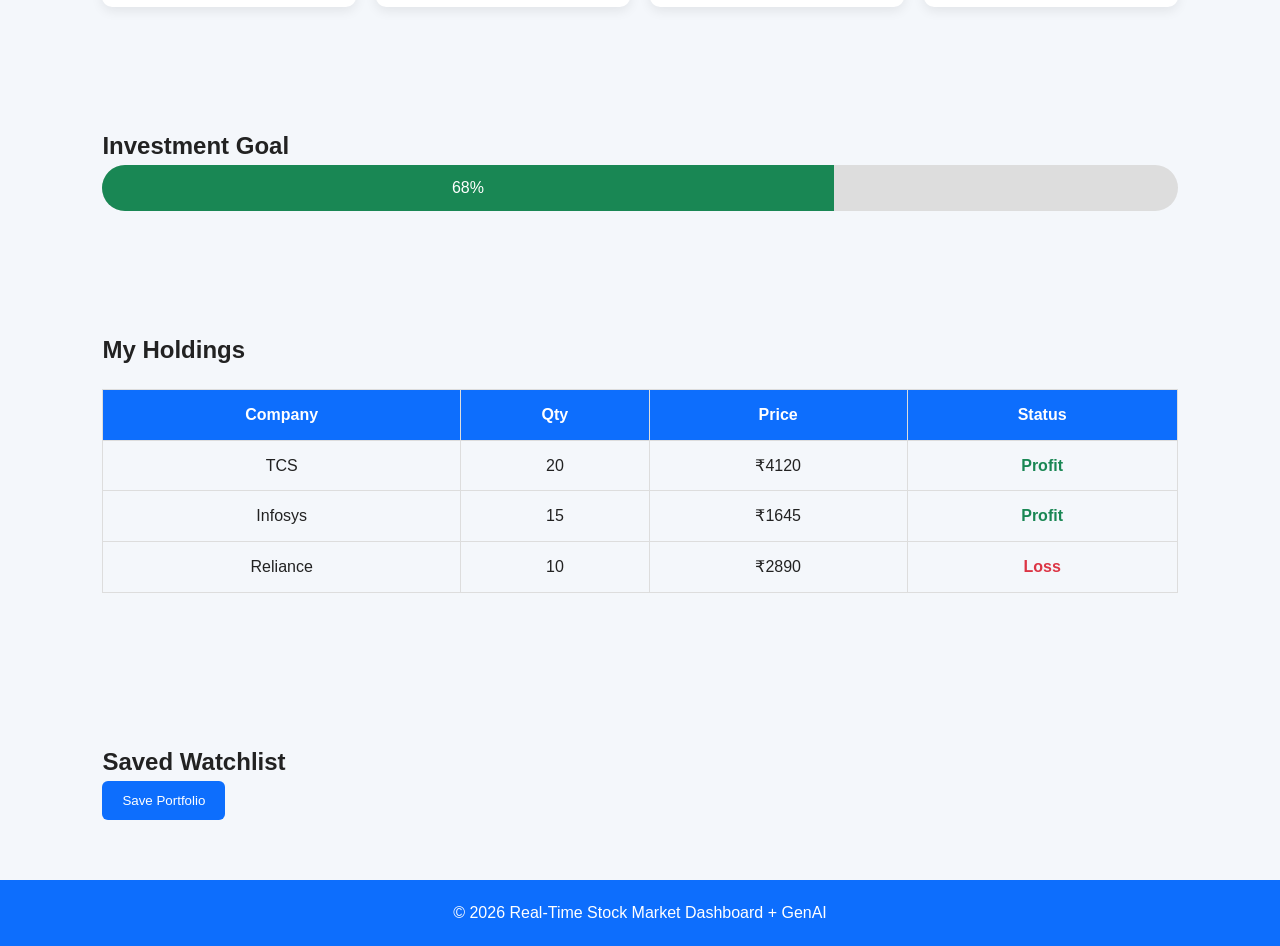
<file: portfolio.html>
<!DOCTYPE html>
<html lang="en">

<head>
    <meta charset="UTF-8">
    <meta name="viewport" content="width=device-width, initial-scale=1.0">
    <title>Portfolio | StockAI</title>
    <link rel="stylesheet" href="Css/style.css">
    <link rel="stylesheet" href="Css/responsive.css">
    <link rel="stylesheet"
        href="https://cdnjs.cloudflare.com/ajax/libs/font-awesome/6.6.0/css/all.min.css">
</head>

<body>
    <header>
        <div class="logo">
            <h2><i class="fa-solid fa-chart-pie"></i> StockAI</h2>
        </div>

        <nav>
            <a href="index.html">Home</a>
            <a href="dashboard.html">Dashboard</a>
            <a href="market.html">Market</a>
            <a href="portfolio.html" class="active">Portfolio</a>
            <a href="ai.html">GenAI</a>
            <a href="contact.html">Contact</a>
        </nav>

        <button id="themeBtn" aria-label="Toggle Dark Mode">
            <i class="fa-solid fa-moon"></i>
        </button>
    </header>

    <section class="portfolio-hero">
        <h1>My Investment Portfolio</h1>
        <p>
            Track your investments, calculate profit or loss,
            and manage your financial growth.
        </p>
    </section>

    <section class="clock-section">
        <h2>Current Time</h2>
        <h1 id="clock">00:00:00</h1>
    </section>
    
    <section class="watchlist">
    <h2>My Watchlist</h2>
    <ul id="watchlist"></ul>
    <button id="clearWatchlist">
        Clear Watchlist
    </button>
</section>

    <section class="calculator">
        <h2>Portfolio Calculator</h2>
        <input type="number"
            id="buyPrice"
            placeholder="Buy Price">

        <input type="number"
            id="currentPrice"
            placeholder="Current Price">

        <input type="number"
            id="quantity"
            placeholder="Quantity">

        <button id="calculateBtn">Calculate</button>
<button id="resetCalculator">Reset Calculator</button>
        </button>
    </section>

    <section class="result">
        <h2>Calculation Result</h2>
        <h3 id="investment">
            Total Investment : ₹0
        </h3>
        <h3 id="currentValue">
            Current Value : ₹0
        </h3>
        <h3 id="profitLoss">
            Profit / Loss : ₹0
        </h3>

    </section>

    <section class="summary">
        <h2>Portfolio Summary</h2>
        <div class="summary-container">
            <div class="card">
                <h3>Total Investment</h3>
                <h2>₹2,50,000</h2>
            </div>

            <div class="card">
                <h3>Current Value</h3>
                <h2>₹2,84,000</h2>
            </div>

            <div class="card">
                <h3>Total Profit</h3>
                <h2 class="green">+₹34,000</h2>
            </div>

            <div class="card">
                <h3>Today's Return</h3>
                <h2 class="green">+2.6%</h2>
            </div>

        </div>

    </section>

    <section class="progress-section">
        <h2>Investment Goal</h2>
        <div class="progress-bar">
            <div id="progressFill"> 75%</div>
        </div>

    </section>

    <section class="holdings">
        <h2>My Holdings</h2>
        <table>
            <tr>
                <th>Company</th>
                <th>Qty</th>
                <th>Price</th>
                <th>Status</th>
            </tr>

            <tr>
                <td>TCS</td>
                <td>20</td>
                <td>₹4120</td>
                <td class="green">Profit</td>
            </tr>

            <tr>
                <td>Infosys</td>
                <td>15</td>
                <td>₹1645</td>
                <td class="green">Profit</td>
            </tr>

            <tr>
                <td>Reliance</td>
                <td>10</td>
                <td>₹2890</td>
                <td class="red">Loss</td>
            </tr>

        </table>
    </section>


    <section class="watchlist">
        <h2>Saved Watchlist</h2>
        <ul id="watchlist"></ul>

        
        <button id="savePortfolio">
            Save Portfolio</button>
    </section>

    <div id="toast"> Portfolio Saved Successfully</div>

    <button id="topBtn">
        ↑
    </button>
    
    <footer>
        <p>© 2026 Real-Time Stock Market Dashboard + GenAI</p>
    </footer>

    <script src="js/app.js"></script>
    <script src="js/theme.js"></script>
    <script src="js/portfolio.js"></script>
    <script src="js/watchlist.js"></script>
    <script src="js/timer.js"></script>
    <script src="js/storage.js"></script>

</body>

</html>
</file>
<file: Css/style.css>
*{
    margin:0;
    padding:0;
    box-sizing:border-box;
    scroll-behavior:smooth;
    font-family:Arial,Helvetica,sans-serif;
}
body{
    background:#f4f7fb;
    color:#222;
    line-height:1.6;
}
body.dark{
    background:#121212;
    color:#eee;
}
a{text-decoration:none;color:inherit}
header{
    
    top: 0%;
    display:flex;
    justify-content:space-between;
    align-items:center;
    padding:18px 8%;
    background:#0d6efd;
    color:#fff;
    z-index: 999;
   
}
.logo h2{font-size:28px}
nav{
    display:flex;
    gap:20px;
}
nav a{
    color:#eeeaea;
    padding:8px 12px;
    border-radius:6px;
    transition:.3s;
}
nav a:hover,
nav a.active{
    background:#0a0a0a;
   
}
#themeBtn{
    border:none;
    padding:10px 14px;
    border-radius:50%;
    cursor:pointer;
}
section{
    padding:60px 8%;
}
.hero,.market-hero,.portfolio-hero,.contact-hero,.ai-hero,.dashboard-title{
    text-align:center;
}
.hero h1,.market-hero h1,.portfolio-hero h1,.contact-hero h1,.ai-hero h1,.dashboard-title h1{
    font-size:42px;
    margin-bottom:15px;
}
.hero p,.market-hero p,.portfolio-hero p,.contact-hero p,.ai-hero p{
    max-width:800px;
    margin:auto;
}
button{
    background:#0d6efd;
    color:#fff;
    border:none;
    padding:12px 20px;
    border-radius:6px;
    cursor:pointer;
    transition:.3s;
}
button:hover{background:#084298}
.clock-section,#clock,.countdown{text-align:center}
#clock,#countdown{
    font-size:42px;
    color:#0d6efd;
    margin-top:10px;
}
input,textarea{
    width:100%;
    padding:12px;
    margin:10px 0;
    border:1px solid #ccc;
    border-radius:6px;
}
.search input,#searchInput{
    max-width:500px;
    display:block;
    margin:auto;
    color:#212529;
}
.stock-container,.stocks,.summary-container,.prediction-container,.market-overview,.contact-info{
    display:grid;
    grid-template-columns:repeat(auto-fit,minmax(250px,1fr));
    gap:20px;
}
.stock-card,.market-card,.card,.info-card,.news-card{
    background:#fff;
    padding:20px;
    border-radius:10px;
    box-shadow:0 4px 12px rgba(0,0,0,.08);
    text-align:center;
}
body.dark .stock-card,
body.dark .market-card,
body.dark .card,
body.dark .info-card,
body.dark .news-card{
    background:#1e1e1e;
}
.green{color:#198754;font-weight:bold}
.red{color:#dc3545;font-weight:bold}
table{
    width:100%;
    border-collapse:collapse;
    margin-top:20px;
}
table th{
    background:#0d6efd;
    color:#fff;
}
table th,table td{
    padding:12px;
    border:1px solid #ddd;
    text-align:center;
}
.progress-bar{
    width:100%;
    background:#ddd;
    border-radius:30px;
    overflow:hidden;
}
#progressFill{
    width:75%;
    background:#198754;
    color:#fff;
    text-align:center;
    padding:10px;
}
#sliderImage{
    width:100%;
    height:500px;
    border-radius:10px;

}
.contact-form{
    max-width:700px;
    margin:auto;
}
.faq-item{
    background:#fff;
    padding:18px;
    margin:15px 0;
    border-radius:8px;
}
body.dark .faq-item{background:#1e1e1e}
.question{cursor:pointer}
.answer{display:none;margin-top:10px}
footer{
    background:#0d6efd;
    color:#fff;
    text-align:center;
    padding:20px;
}
#topBtn{
    position:fixed;
    right:20px;
    bottom:20px;
    display:none;
    border-radius:50%;
    width:50px;
    height:50px;
}
#toast{
    position:fixed;
    bottom:80px;
    right:20px;
    background:#198754;
    color:#fff;
    padding:12px 20px;
    border-radius:6px;
    display:none;
}
#loader{
    position:fixed;
    inset:0;
    display:flex;
    justify-content:center;
    align-items:center;
    background:#fff;
    z-index:9999;
}
body.dark{
    background:#121212;
    color:#ffffff;
    transition:0.3s;
}

body.dark header{
    background:#111827;
}

body.dark footer{
    background:#111827;
}

body.dark nav a{
    color:#ffffff;
}

body.dark .stock-card,
body.dark .market-card,
body.dark .card,
body.dark .info-card,
body.dark .news-card,
body.dark .faq-item{
    background:#1f2937;
    color:#ffffff;
}

body.dark table{
    background:#1f2937;
    color:#ffffff;
}

body.dark input,
body.dark textarea{
    background:#374151;
    color:#ffffff;
    border:1px solid #4b5563;
}

body.dark button{
    background:#2563eb;
}

body.dark button:hover{
    background:#1d4ed8;
}
.watchlist{
    margin-top:30px;
}

.watchlist ul{
    list-style:none;
}

.watchlist li{
    background:#fff;
    margin:10px 0;
    padding:12px;
    border-radius:8px;
    display:flex;
    justify-content:space-between;
    align-items:center;
}

.removeBtn{
    background:#dc3545;
}

.removeBtn:hover{
    background:#bb2d3b;
}

.slider{
    display:flex;
    align-items:center;
    justify-content:center;
    gap:20px;
    margin:40px auto;

}

.slider img{

    width:100%;
    max-width:800px;
    height:420px;
    object-fit:cover;
    border-radius:10px;
    box-shadow:0 5px 15px rgba(0,0,0,0.2);

}

#prevBtn,
#nextBtn{

    font-size:24px;
    padding:12px 18px;
    border:none;
    border-radius:50%;
    cursor:pointer;
    background:#0d6efd;
    color:white;

}

#prevBtn:hover,
#nextBtn:hover{

    background:#084298;

}
#Title{
    font-size:xx-large;
    text-align: center;

}
#pag{
    font-size: large;
    text-align:center;
    
}
#resultCount{
    font-size: xx-large;
    text-align: center;
    text-decoration:solid;

    
}
#aiResult{
    font-size: xx-large;
    text-align: center;
    text-decoration:solid;
}
#aiBtn{
    background:#0d6efd;
    color:#fff;
    border:none;
    padding:12px 20px;
    border-radius:6px;
    cursor:pointer;
    transition:.3s;
}
#search_text{
    text-align: center;
}
#clearStorage{
    margin-bottom:10px;
    margin-left: 45%;
}
#askAI{
     margin-left: 45%;
     margin-top: 10px;

}
#quoteBtn{
    margin-top: 10px;
}
#time{
    text-align: center;

}
</file>
<file: Css/responsive.css>
@media (max-width:1200px){
header{
padding:15px 5%;
}
section{
padding:50px 5%;
}
}

@media (max-width:992px){

header{
flex-direction:column;
gap:15px;
}

nav{
flex-wrap:wrap;
justify-content:center;
}

.hero h1,
.market-hero h1,
.portfolio-hero h1,
.contact-hero h1,
.ai-hero h1,
.dashboard-title h1{
font-size:34px;
}

.stock-container,
.stocks,
.market-overview,
.summary-container,
.prediction-container,
.contact-info{
grid-template-columns:repeat(2,1fr);
}

table{
display:block;
overflow-x:auto;
white-space:nowrap;
}
}


@media (max-width:768px){

header{
padding:15px;
}

nav{
flex-direction:column;
align-items:center;
gap:10px;
}

.hero h1,
.market-hero h1,
.portfolio-hero h1,
.contact-hero h1,
.ai-hero h1,
.dashboard-title h1{
font-size:28px;
}

.hero p,
.market-hero p,
.portfolio-hero p,
.contact-hero p,
.ai-hero p{
font-size:15px;
}

.stock-container,
.stocks,
.market-overview,
.summary-container,
.prediction-container,
.contact-info{
grid-template-columns:1fr;
}

button{
width:100%;
margin-top:10px;
}

input,
textarea{
font-size:16px;
}

#clock,
#countdown{
font-size:30px;
}

#sliderImage{
height:220px;
object-fit:cover;
}

.progress-bar{
height:30px;
}

#progressFill{
padding:6px;
font-size:14px;
}

footer{
font-size:14px;
padding:15px;
}
}

/* Small Mobile */
@media (max-width:480px){

.logo h2{
font-size:22px;
}

nav a{
width:100%;
text-align:center;
}

.hero h1,
.market-hero h1,
.portfolio-hero h1,
.contact-hero h1,
.ai-hero h1,
.dashboard-title h1{
font-size:24px;
}

section{
padding:35px 15px;
}

.stock-card,
.market-card,
.card,
.info-card,
.news-card{
padding:15px;
}

#topBtn{
width:45px;
height:45px;
right:15px;
bottom:15px;
}

#toast{
right:10px;
left:10px;
text-align:center;
}

table th,
table td{
font-size:13px;
padding:8px;
}
}
</file>
